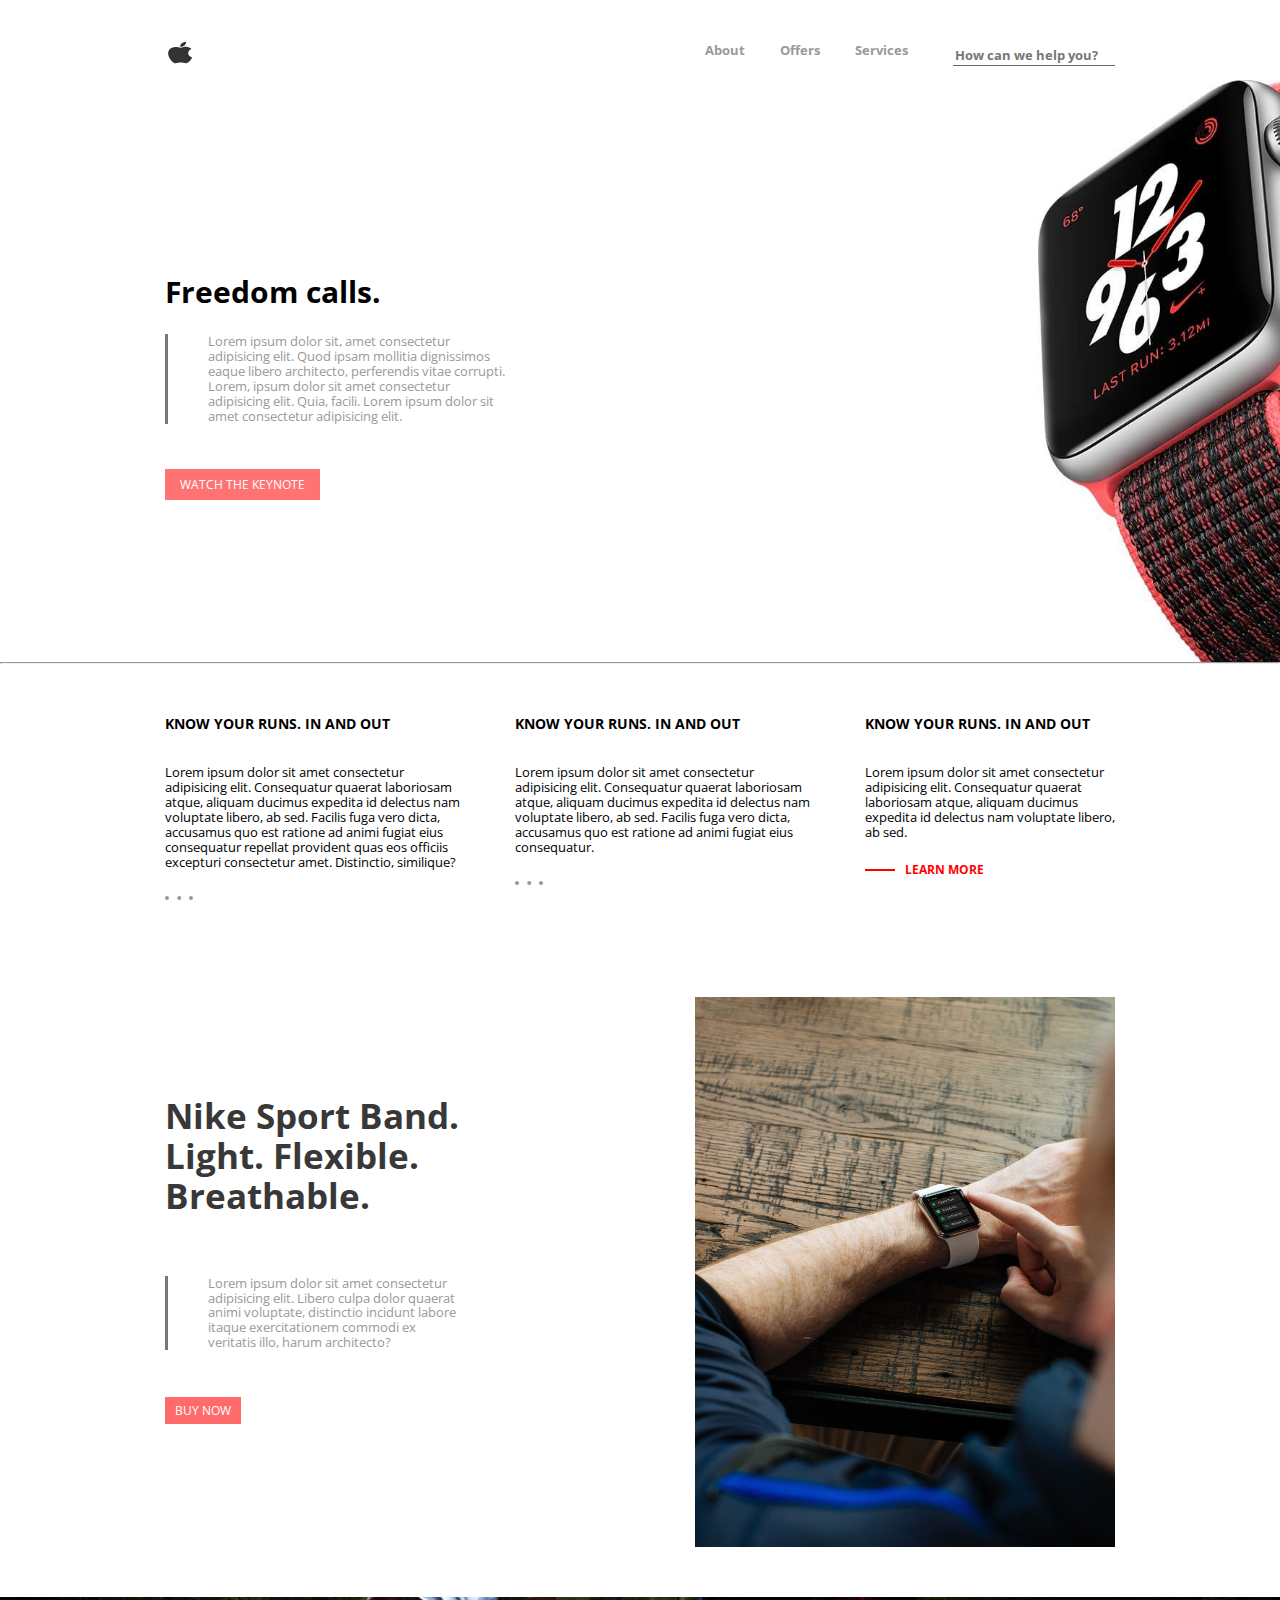
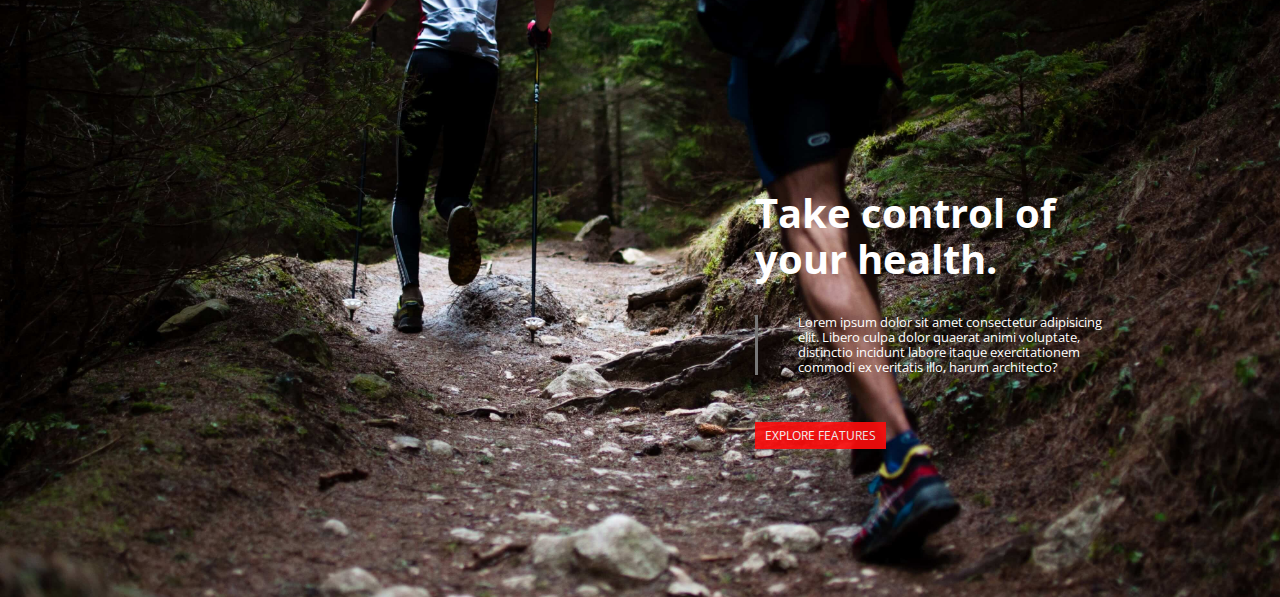
<file: index.html>
<!DOCTYPE html>
<html lang="zxx">

<head>
  <meta charset="UTF-8">
  <meta name="viewport" content="width=device-width, initial-scale=1.0">
  <meta http-equiv="X-UA-Compatible" content="ie=edge">
  <title>Loop 1 - Challenge</title>
  <link rel="stylesheet" href="css/normalize.css">
  <link rel="stylesheet" href="./css/main.css" />
  <link href="https://fonts.googleapis.com/css2?family=Open+Sans:wght@400;700&display=swap" rel="stylesheet">
</head>

<body>

  <!-- HEADER -->
  <header class="site-header">
    <div class="container header-container">

      <a class="top-link" href="index.html">
        <img class="logo-img" src="./img/logo.svg" width="60" height="60" alt="logo">
      </a>

      <nav class="navbar">
        <ul class="navbar-list">
          <li class="navbar-item">
            <a href="#" class="navbar-link">About</a>
          </li>
          <li class="navbar-item">
            <a href="#" class="navbar-link">Offers</a>
          </li>
          <li class="navbar-item">
            <a href="#" class="navbar-link">Services</a>
          </li>
        </ul>
      </nav>

      <input class="search" type="search" placeholder="How can we help you?">

    </div>
  </header>

  <!-- MAIN -->
  <main class="main-part">
    <section class="section">
      <div class="container">
        <h2 class="left-side__header">Freedom calls.</h2>
        <p class="left-side__text">Lorem ipsum dolor sit, amet consectetur adipisicing elit. Quod ipsam mollitia
          dignissimos eaque libero architecto, perferendis vitae corrupti. Lorem, ipsum dolor sit amet consectetur
          adipisicing elit. Quia, facili. Lorem ipsum dolor sit amet consectetur adipisicing elit.
        </p>
        <a class="youtube" href="#">WATCH THE KEYNOTE</a>
      </div>
    </section>

    <hr class="main-line" />

    <section class="middle-section">
      <div class="container">

        <div class="wrapper">
          <div class="first-article">
            <h3 class="middle-header">KNOW YOUR RUNS. IN AND OUT</h3>
            <p class="middle-text">Lorem ipsum dolor sit amet consectetur adipisicing elit. Consequatur quaerat
              laboriosam atque, aliquam ducimus expedita id delectus nam voluptate libero, ab sed. Facilis fuga vero
              dicta, accusamus quo est ratione ad animi fugiat eius consequatur repellat provident quas eos officiis
              excepturi consectetur amet. Distinctio, similique?</p>
            <span class="middle-dot">.</span>
          </div>
          <div class="middle-article">
            <h3 class="middle-header">KNOW YOUR RUNS. IN AND OUT</h3>
            <p class="middle-text">Lorem ipsum dolor sit amet consectetur adipisicing elit. Consequatur quaerat
              laboriosam atque, aliquam ducimus expedita id delectus nam voluptate libero, ab sed. Facilis fuga vero
              dicta, accusamus quo est ratione ad animi fugiat eius consequatur.</p>
            <span class="middle-dot">.</span>
          </div>
          <div class="last-article">
            <h3 class="middle-header">KNOW YOUR RUNS. IN AND OUT</h3>
            <p class="middle-text-link">Lorem ipsum dolor sit amet consectetur adipisicing elit. Consequatur quaerat
              laboriosam atque, aliquam ducimus expedita id delectus nam voluptate libero, ab sed. </p>
            <a class="learn-more" href="#">LEARN MORE</a>
          </div>
        </div>

        <div class="middle-container">
          <div class="advertisement">
            <h2 class="ad-header">Nike Sport Band. Light. Flexible. Breathable.</h2>
            <p class="ad-text">Lorem ipsum dolor sit amet consectetur adipisicing elit. Libero culpa dolor quaerat animi
              voluptate, distinctio incidunt labore itaque exercitationem commodi ex veritatis illo, harum architecto?
            </p>
            <a class="buy-now" href="#">BUY NOW</a>
          </div>
          <img class="ad-img" src="./img/preview.jpg" width="260" height="550" alt="">
        </div>

      </div>
    </section>

    <section class="last-section">
      <div class="container">
        <div class="last-div">
          <h2 class="last-header">Take control of your health.</h2>
          <p class="last-ad-text">Lorem ipsum dolor sit amet consectetur adipisicing elit. Libero culpa dolor quaerat
            animi voluptate, distinctio incidunt labore itaque exercitationem commodi ex veritatis illo, harum
            architecto?</p>
          <a class="explore" href="#">EXPLORE FEATURES</a>
        </div>
      </div>
    </section>

  </main>

</body>

</html>
</file>
<file: css/main.css>
body {
    font-family: "Open Sans", "Arial", sans-serif;
}

.container {
    max-width: 950px;
    margin-left: auto;
    margin-right: auto;
}

.header-container {
    margin-top: 30px;
    display: flex;
    align-items: center;
}

.top-link {
    margin-right: auto;
}

.logo-img {
    display: block;
    width: 30px;
    height: 50px;
    padding-left: 0;
    margin-left: auto;
}

.navbar-list {
    display: flex;
    margin: 0;
    padding: 0;
    list-style-type: none;
}

.navbar-item {
    position: relative;
    z-index: 1;
    margin-right: 35px;
    padding-bottom: 10px;
}

.navbar-link {
    display: block;
    text-decoration: none;
    color: #999;
    font-weight: 700;
    font-size: 13px;
    text-align: center;
}

.navbar-link::after {
    position: absolute;
    z-index: 1;
    bottom: 0;
    left: 0;
    width: 100%;
    height: 2px;
    content: "";
    background-color: transparent;
    transition: background-color 0.3s ease;
    
}

.navbar-link:hover::after {
    background-color: #999;
}

.search {
    width: 162px;
    margin-left: 10px;
    border: none;
    border-bottom: 1px solid #666;
}

.search::placeholder {
    color: #777;
    font-size: 13px;
    font-weight: 700;
}

.search:focus {
    outline: none;
}

.youtube {
    text-decoration: none;
    color: #fff;
    padding: 7px 15px;
    font-size: 12px;    
    background-color: rgb(255, 23, 23);
    opacity: 0.6;
    transition: 0.3s;
}

.youtube:hover {
    opacity: 1;
}

.left-side__header {
    font-size: 30px;
    font-weight: bold;
}

.left-side__text {
    font-size: 13px;
    max-width: 300px;
    border-left: 3px solid #777;
    padding-left: 40px;
    color: #999;
    margin-bottom: 50px;
}

.section {
    padding: 170px 0;
    background-image: url("../img/watches.jpg");
    background-repeat: no-repeat;
    background-size: contain;
    background-position: calc(50% + 700px) center;
}


.main-line {
    display: block;
    margin-top: 0;
}

.wrapper {
    display: flex;
}

.first-article {
    max-width: 300px;
    padding-right: 50px;
}

.middle-article {
    max-width: 300px;
    padding-right: 50px;
}

.last-article {
    max-width: 300px;
    padding-right: 0;
}

.middle-header {
    font-weight: 700;
    font-size: 14px;
    padding-top: 30px;
    margin-bottom: 0;
    padding-bottom: 20px;
}

.middle-text {
    font-size: 13px;
    margin-bottom: 0;
}

.middle-text-link {
    font-size: 13px;
    padding-bottom: 10px;
}

.middle-dot {
    position: relative;
    z-index: 1;
    font-size: 32px;
    color: #999;
    padding-left: 10px;
    padding-right: 10px;
}

.middle-dot::before {
    position: absolute;
    z-index: 1;
    left: 0;
    top: 70%;
    display: block;
    width: 4px;
    height: 4px;
    background-color: #999;
    border-radius: 50%;
    content: "";
}

.middle-dot::after {
    position: absolute;
    z-index: 1;
    left: 85%;
    top: 70%;
    display: block;
    width: 4px;
    height: 4px;
    background-color: #999;
    border-radius: 50%;
    content: "";
}

.learn-more {
    font-size: 12px;
    font-weight: 700;
    text-decoration: none;  
    color: rgb(255, 0, 0);
    display: flex;
}

.learn-more::before {
    display: block;
    content: "";
    width: 30px;
    height: 2px;
    background-color: rgb(255, 0, 0);
    transition: width 0.3s ease;
    margin-right: 10px;
    margin-top: 6px;
}

.learn-more:hover::before {
    width: 45px;
    background-color: rgb(255, 0, 0);
}

.middle-container {
    display: flex;
    justify-content: space-between;
}

.advertisement {
    max-width: 300px;
}

.ad-img {
    width: 420px;
    height: 550px;
    padding-bottom: 50px;
    padding-top: 90px;
}

.ad-header {
    padding-top: 160px;
    font-size: 35px;
    color: rgb(56, 56, 56);
    padding-bottom: 30px;
}

.ad-text {
    font-size: 13px;
    max-width: 400px;
    border-left: 3px solid #777;
    padding-left: 40px;
    color: #999;
    margin-bottom: 50px;
}

.buy-now {
    font-size: 12px;
    color: #fff;
    padding: 5px 10px;
    text-decoration: none;
    background-color: rgb(255, 10, 10);
    opacity: 0.6;
    transition: 0.3s;
}

.buy-now:hover {
    opacity: 1;
}


.last-section {
    background-image: url("../img/runners.jpg");
    background-repeat: no-repeat;
    background-size: cover;
    background-position: center center;
    height: 600px;
    display: flex;
}

.last-div {
    max-width: 500px;
    padding-left: 590px;    
    padding-top: 160px;
}

.last-header {
    font-size: 40px;
    color: #fff;
}

.last-ad-text {
    font-size: 13px;
    max-width: 400px;
    border-left: 3px solid #777;
    padding-left: 40px;
    color: #fff;
    margin-bottom: 50px;
}

.explore {
    font-size: 12px;
    color: #fff;
    padding: 5px 10px;
    text-decoration: none;
    background-color: rgb(253, 12, 12);
    opacity: 0.9;
    transition: 0.3s;
}

.explore:hover {
    opacity: 1;
}
</file>
